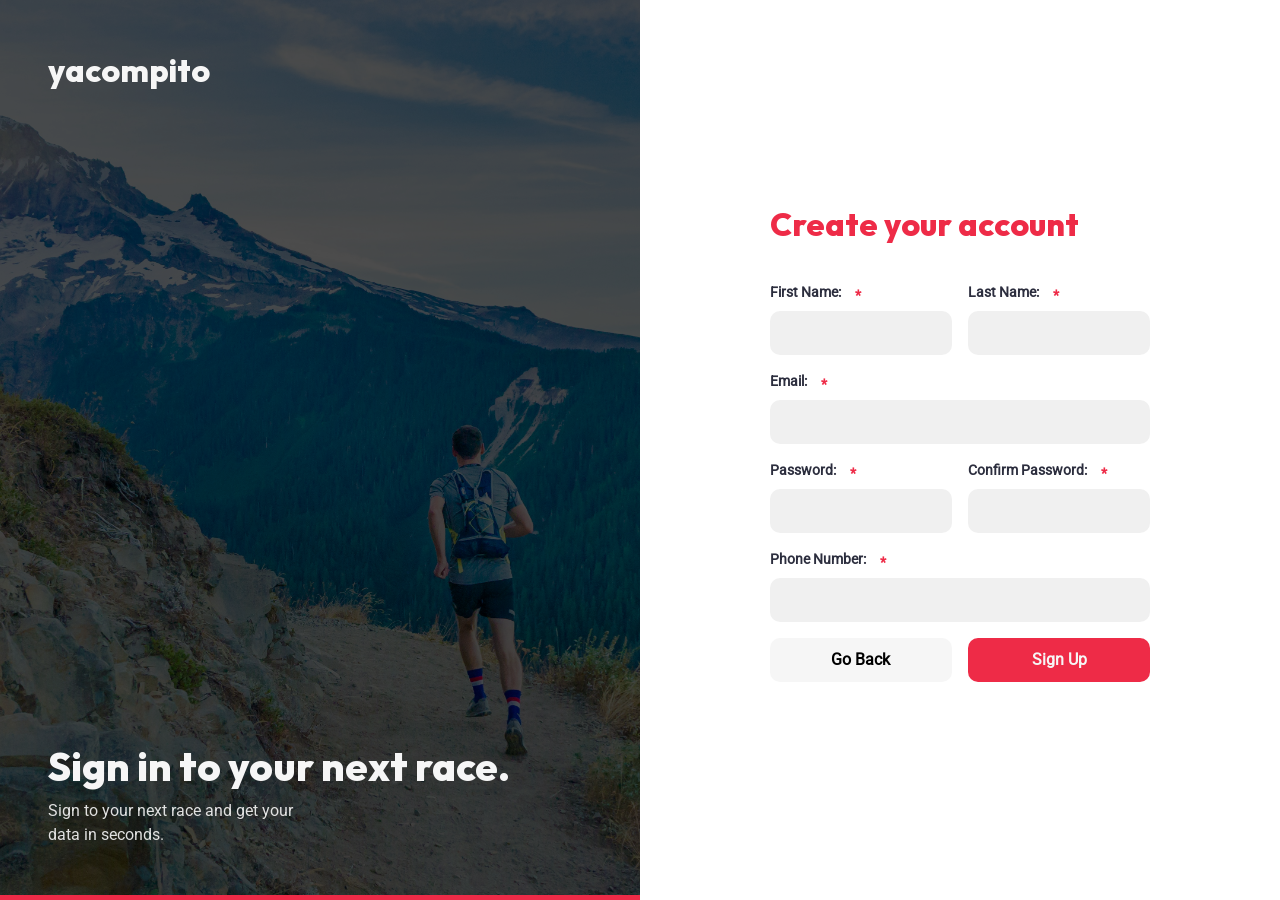
<file: index.html>
<!doctype html>
<html lang="en">
  <head>
    <meta charset="UTF-8" />
    <meta name="viewport" content="width=device-width, initial-scale=1.0" />
    <title>Yacompito | Sign Up</title>
    <link rel="stylesheet" href="./css/style.css" />
  </head>
  <body>
    <main>
      <div>
        <span class="logo">yacompito</span>
        <div>
          <h1>Sign in to your next race.</h1>
          <p>Sign to your next race and get your data in seconds.</p>
        </div>
      </div>
      <div>
        <div class="form-container">
          <h2>Create your account</h2>
          <form action="" method="post">
            <div class="form-row">
              <div>
                <label for="first-name" class="required">First Name:</label>
                <input type="text" name="first-name" id="first-name" required />
              </div>
              <div>
                <label for="last-name" class="required">Last Name:</label>
                <input type="text" name="last-name" id="last-name" required />
              </div>
            </div>
            <div class="form-row">
              <div>
                <label for="email" class="required">Email:</label>
                <input type="email" name="email" id="email" required />
              </div>
            </div>
            <div class="form-row">
              <div>
                <label for="password" class="required">Password:</label>
                <input type="password" name="password" id="password" required />
              </div>
              <div>
                <label for="confirm-password" class="required"
                  >Confirm Password:</label
                >
                <input
                  type="password"
                  name="confirm-password"
                  id="confirm-password"
                  required
                />
              </div>
            </div>
            <div class="form-row">
              <div>
                <label for="phone" class="required">Phone Number:</label>
                <input type="tel" name="phone" id="phone" required />
              </div>
            </div>
            <div class="form-row">
              <div>
                <button type="button">Go Back</button>
              </div>
              <div>
                <button type="submit">Sign Up</button>
              </div>
            </div>
          </form>
        </div>
      </div>
    </main>
  </body>
</html>
</file>
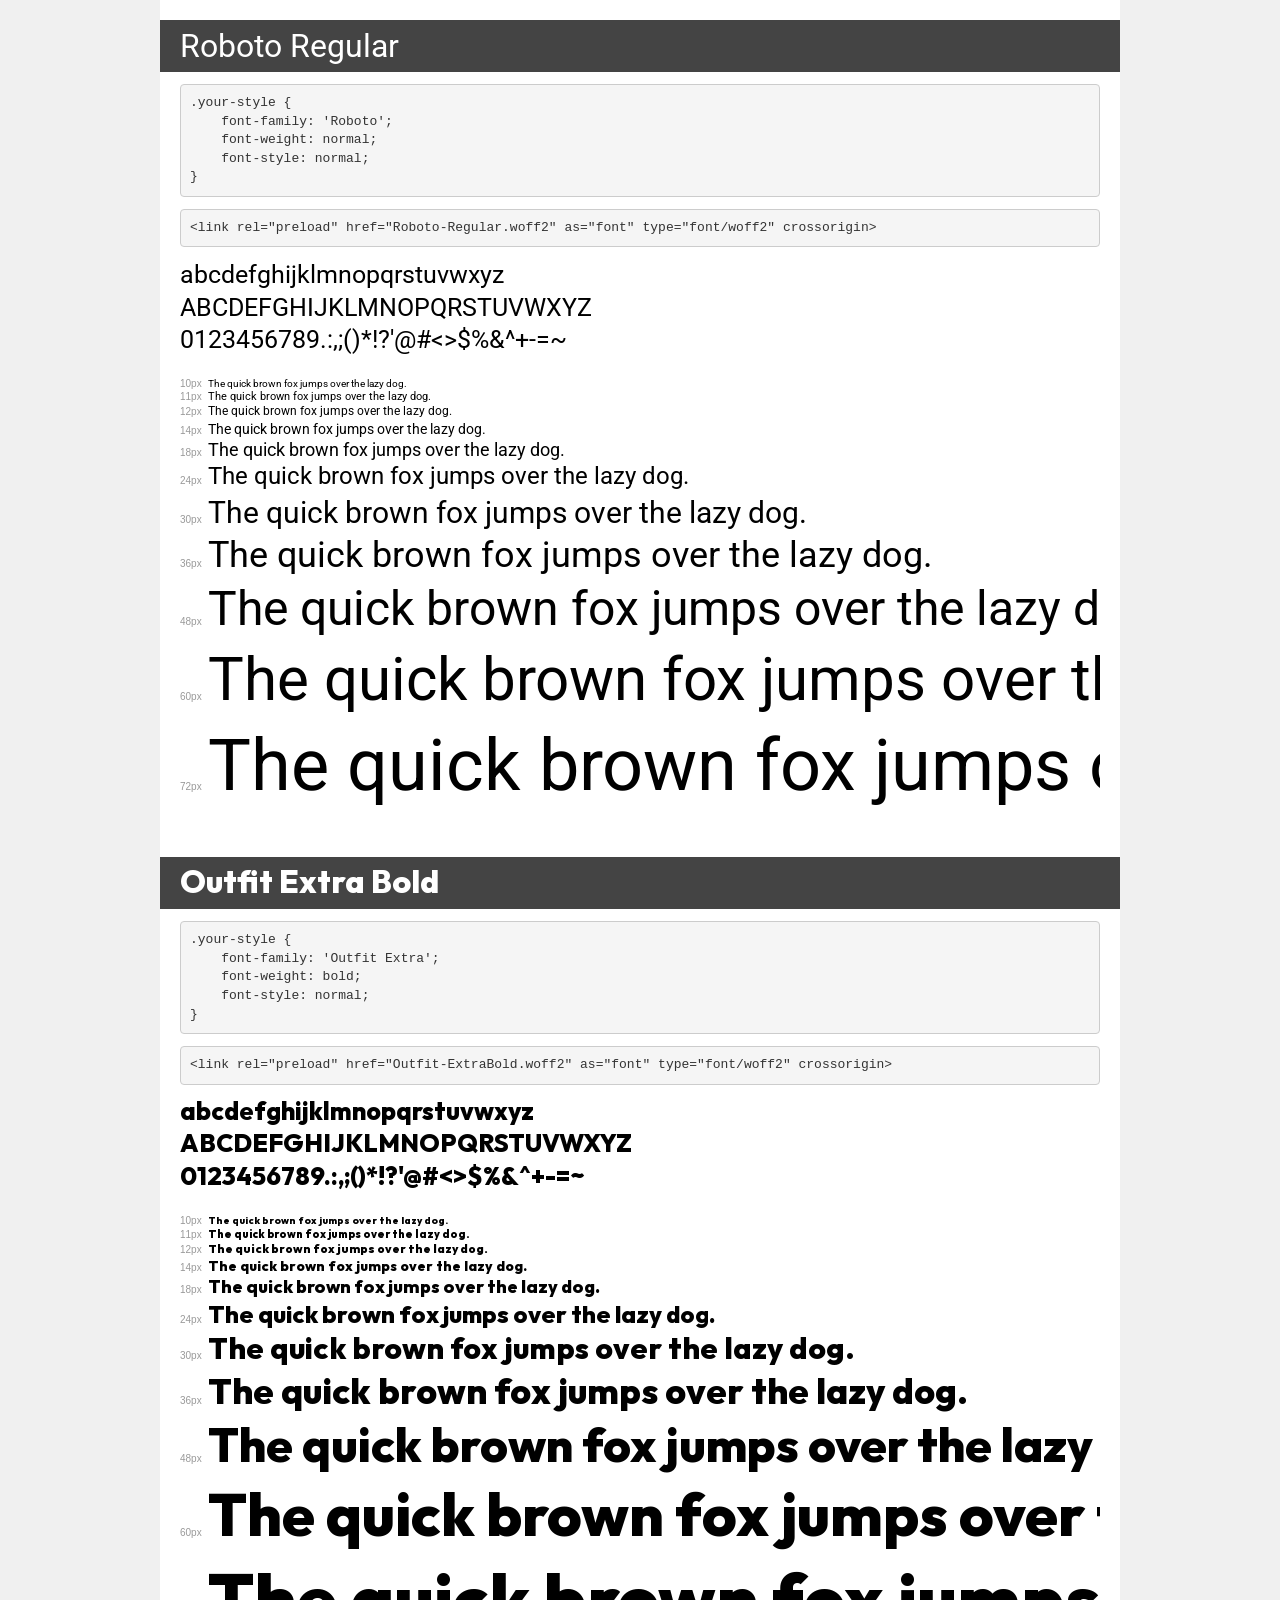
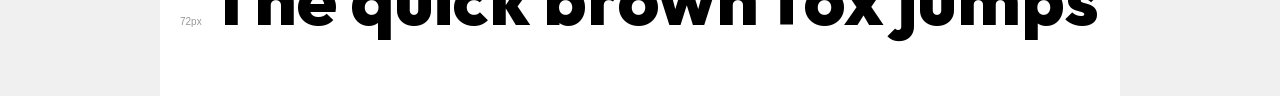
<file: fonts/demo.html>
<!DOCTYPE html>
<html lang="en">
<head>
    <meta charset="utf-8">
    <meta http-equiv="X-UA-Compatible" content="IE=edge">
    <meta name="viewport" content="width=device-width, initial-scale=1">
    <meta name="robots" content="noindex, noarchive">
    <meta name="format-detection" content="telephone=no">
    <title>Transfonter demo</title>
    <link href="stylesheet.css" rel="stylesheet">
    <style>
        /*
        http://meyerweb.com/eric/tools/css/reset/
        v2.0 | 20110126
        License: none (public domain)
        */
        html, body, div, span, applet, object, iframe,
        h1, h2, h3, h4, h5, h6, p, blockquote, pre,
        a, abbr, acronym, address, big, cite, code,
        del, dfn, em, img, ins, kbd, q, s, samp,
        small, strike, strong, sub, sup, tt, var,
        b, u, i, center,
        dl, dt, dd, ol, ul, li,
        fieldset, form, label, legend,
        table, caption, tbody, tfoot, thead, tr, th, td,
        article, aside, canvas, details, embed,
        figure, figcaption, footer, header, hgroup,
        menu, nav, output, ruby, section, summary,
        time, mark, audio, video {
            margin: 0;
            padding: 0;
            border: 0;
            font-size: 100%;
            font: inherit;
            vertical-align: baseline;
        }
        /* HTML5 display-role reset for older browsers */
        article, aside, details, figcaption, figure,
        footer, header, hgroup, menu, nav, section {
            display: block;
        }
        body {
            line-height: 1;
        }
        ol, ul {
            list-style: none;
        }
        blockquote, q {
            quotes: none;
        }
        blockquote:before, blockquote:after,
        q:before, q:after {
            content: '';
            content: none;
        }
        table {
            border-collapse: collapse;
            border-spacing: 0;
        }
        /* demo styles */
        body {
            background: #f0f0f0;
            color: #000;
        }
        .page {
            background: #fff;
            width: 920px;
            margin: 0 auto;
            padding: 20px 20px 0 20px;
            overflow: hidden;
        }
        .font-container {
            overflow-x: auto;
            overflow-y: hidden;
            margin-bottom: 40px;
            line-height: 1.3;
            white-space: nowrap;
            padding-bottom: 5px;
        }
        h1 {
            position: relative;
            background: #444;
            font-size: 32px;
            color: #fff;
            padding: 10px 20px;
            margin: 0 -20px 12px -20px;
        }
        .letters {
            font-size: 25px;
            margin-bottom: 20px;
        }
        .s10:before {
            content: '10px';
        }
        .s11:before {
            content: '11px';
        }
        .s12:before {
            content: '12px';
        }
        .s14:before {
            content: '14px';
        }
        .s18:before {
            content: '18px';
        }
        .s24:before {
            content: '24px';
        }
        .s30:before {
            content: '30px';
        }
        .s36:before {
            content: '36px';
        }
        .s48:before {
            content: '48px';
        }
        .s60:before {
            content: '60px';
        }
        .s72:before {
            content: '72px';
        }
        .s10:before, .s11:before, .s12:before, .s14:before,
        .s18:before, .s24:before, .s30:before, .s36:before,
        .s48:before, .s60:before, .s72:before {
            font-family: Arial, sans-serif;
            font-size: 10px;
            font-weight: normal;
            font-style: normal;
            color: #999;
            padding-right: 6px;
        }
        pre {
            display: block;
            padding: 9px;
            margin: 0 0 12px;
            font-family: Monaco, Menlo, Consolas, "Courier New", monospace;
            font-size: 13px;
            line-height: 1.428571429;
            color: #333;
            font-weight: normal;
            font-style: normal;
            background-color: #f5f5f5;
            border: 1px solid #ccc;
            overflow-x: auto;
            border-radius: 4px;
        }
        /* responsive */
        @media (max-width: 959px) {
            .page {
                width: auto;
                margin: 0;
            }
        }
    </style>
</head>
<body>
<div class="page">
    <div class="demo">
        <h1 style="font-family: 'Roboto'; font-weight: normal; font-style: normal;">Roboto Regular</h1>
        <pre title="Usage">.your-style {
    font-family: 'Roboto';
    font-weight: normal;
    font-style: normal;
}</pre>
        <pre title="Preload (optional)">
&lt;link rel=&quot;preload&quot; href=&quot;Roboto-Regular.woff2&quot; as=&quot;font&quot; type=&quot;font/woff2&quot; crossorigin&gt;</pre>
        <div class="font-container" style="font-family: 'Roboto'; font-weight: normal; font-style: normal;">
            <p class="letters">
                abcdefghijklmnopqrstuvwxyz<br>
ABCDEFGHIJKLMNOPQRSTUVWXYZ<br>
                0123456789.:,;()*!?'@#&lt;&gt;$%&^+-=~
            </p>
            <p class="s10" style="font-size: 10px;">The quick brown fox jumps over the lazy dog.</p>
            <p class="s11" style="font-size: 11px;">The quick brown fox jumps over the lazy dog.</p>
            <p class="s12" style="font-size: 12px;">The quick brown fox jumps over the lazy dog.</p>
            <p class="s14" style="font-size: 14px;">The quick brown fox jumps over the lazy dog.</p>
            <p class="s18" style="font-size: 18px;">The quick brown fox jumps over the lazy dog.</p>
            <p class="s24" style="font-size: 24px;">The quick brown fox jumps over the lazy dog.</p>
            <p class="s30" style="font-size: 30px;">The quick brown fox jumps over the lazy dog.</p>
            <p class="s36" style="font-size: 36px;">The quick brown fox jumps over the lazy dog.</p>
            <p class="s48" style="font-size: 48px;">The quick brown fox jumps over the lazy dog.</p>
            <p class="s60" style="font-size: 60px;">The quick brown fox jumps over the lazy dog.</p>
            <p class="s72" style="font-size: 72px;">The quick brown fox jumps over the lazy dog.</p>
        </div>
    </div>

    <div class="demo">
        <h1 style="font-family: 'Outfit Extra'; font-weight: bold; font-style: normal;">Outfit Extra Bold</h1>
        <pre title="Usage">.your-style {
    font-family: 'Outfit Extra';
    font-weight: bold;
    font-style: normal;
}</pre>
        <pre title="Preload (optional)">
&lt;link rel=&quot;preload&quot; href=&quot;Outfit-ExtraBold.woff2&quot; as=&quot;font&quot; type=&quot;font/woff2&quot; crossorigin&gt;</pre>
        <div class="font-container" style="font-family: 'Outfit Extra'; font-weight: bold; font-style: normal;">
            <p class="letters">
                abcdefghijklmnopqrstuvwxyz<br>
ABCDEFGHIJKLMNOPQRSTUVWXYZ<br>
                0123456789.:,;()*!?'@#&lt;&gt;$%&^+-=~
            </p>
            <p class="s10" style="font-size: 10px;">The quick brown fox jumps over the lazy dog.</p>
            <p class="s11" style="font-size: 11px;">The quick brown fox jumps over the lazy dog.</p>
            <p class="s12" style="font-size: 12px;">The quick brown fox jumps over the lazy dog.</p>
            <p class="s14" style="font-size: 14px;">The quick brown fox jumps over the lazy dog.</p>
            <p class="s18" style="font-size: 18px;">The quick brown fox jumps over the lazy dog.</p>
            <p class="s24" style="font-size: 24px;">The quick brown fox jumps over the lazy dog.</p>
            <p class="s30" style="font-size: 30px;">The quick brown fox jumps over the lazy dog.</p>
            <p class="s36" style="font-size: 36px;">The quick brown fox jumps over the lazy dog.</p>
            <p class="s48" style="font-size: 48px;">The quick brown fox jumps over the lazy dog.</p>
            <p class="s60" style="font-size: 60px;">The quick brown fox jumps over the lazy dog.</p>
            <p class="s72" style="font-size: 72px;">The quick brown fox jumps over the lazy dog.</p>
        </div>
    </div>

</div>
</body>
</html>
</file>
<file: css/style.css>
@font-face {
  font-family: "Roboto";
  src:
    url("../fonts/Roboto-Regular.woff2") format("woff2"),
    url("../fonts/Roboto-Regular.woff") format("woff");
  font-weight: normal;
  font-style: normal;
  font-display: swap;
}

@font-face {
  font-family: "Outfit";
  src:
    url("../fonts/Outfit-ExtraBold.woff2") format("woff2"),
    url("../fonts/Outfit-ExtraBold.woff") format("woff");
  font-weight: bold;
  font-style: normal;
  font-display: swap;
}

/* 1. Use a more-intuitive box-sizing model */
*,
*::before,
*::after {
  box-sizing: border-box;
}

/* 2. Remove default margin */
*:not(dialog) {
  margin: 0;
}

/* 3. Enable keyword animations */
@media (prefers-reduced-motion: no-preference) {
  html {
    interpolate-size: allow-keywords;
  }
}

body {
  /* 4. Increase line-height */
  line-height: 1.5;
  /* 5. Improve text rendering */
  -webkit-font-smoothing: antialiased;
}

/* 6. Improve media defaults */
img,
picture,
video,
canvas,
svg {
  display: block;
  max-width: 100%;
}

/* 7. Inherit fonts for form controls */
input,
button,
textarea,
select {
  font: inherit;
}

/* 8. Avoid text overflows */
p,
h1,
h2,
h3,
h4,
h5,
h6 {
  overflow-wrap: break-word;
}

/* 9. Improve line wrapping */
p {
  text-wrap: pretty;
}
h1,
h2,
h3,
h4,
h5,
h6 {
  text-wrap: balance;
}

/*
  10. Create a root stacking context
*/
#root,
#__next {
  isolation: isolate;
}

/* Site styles */

:root {
  --primary-font: "Outfit", sans-serif;
  --secondary-font: "Roboto", sans-serif;

  --primary-color: #f6f6f6;
  --secondary-color: #2c2e3e;
  --accent-color: #ee2b47;

  --text-color: var(--secondary-color);
  --header-color: var(--accent-color);
}

body {
  color: var(--text-color);
  font-family: var(--secondary-font);
}

h1,
h2,
h3,
h4,
h5,
h6 {
  font-family: var(--primary-font);
  color: var(--accent-color);
}

h1 {
  font-size: 2.5rem;
}

h2 {
  font-size: 2rem;
}

main {
  display: flex;
  height: 100vh;
}
main > div:first-child {
  background-image: url("../images/runner-background.jpg");
  background-size: cover;
  background-repeat: no-repeat;
  background-position: center;
  border-bottom: 5px solid var(--accent-color);
  display: flex;
  flex-direction: column;
  justify-content: space-between;
  color: var(--primary-color);
  background-color: rgba(0, 0, 0, 0.7);
  background-blend-mode: darken;
}

main > div:first-child h1 {
  color: var(--primary-color);
}

main > div:first-child p {
  max-width: 50%;
  opacity: 0.9;
}

main > div {
  flex: 1;
  padding: 3em;
}

.logo {
  font-size: 2rem;
  font-family: var(--primary-font);
}

/* form container */
main > div:last-child {
  display: flex;
  align-items: center;
  justify-content: center;
}

.form-container {
  width: 70%;
  display: flex;
  flex-direction: column;
  gap: 2em;
}

.form-row {
  display: flex;
  gap: 1em;
  margin-bottom: 1em;
}

.form-row > div {
  display: flex;
  flex-direction: column;
  flex: 1;
  width: calc(50% - 1em);
  justify-content: end;
}

/* input elements */
input {
  --_background-color: #9a9a9a27;
  border-radius: 10px;
  padding: 10px;
  border: none;
  background-color: var(--_background-color);
  width: 100%;
}

input:focus {
  outline: 2px solid var(--accent-color);
}

input:user-valid {
  outline: 2px solid green;
}
input:user-invalid {
  outline: 2px solid var(--accent-color);
}

.required::after {
  content: "*";
  font-weight: bold;
  color: var(--accent-color);
  margin-left: 1em;
  position: relative;
  top: 3px;
}

label {
  font-weight: bold;
  font-size: 0.9rem;
  margin-bottom: 0.5em;
}

button {
  border-radius: 10px;
  padding: 10px;
  font-weight: bold;
  cursor: pointer;
  background-color: var(--primary-color);
  border: none;
  transition: 0.3s;
  outline: none;
}

button:hover {
  outline: 2px solid var(--secondary-color);
}

button[type="submit"] {
  background-color: var(--accent-color);
  color: var(--primary-color);
  border: none;
}

button[type="submit"]:hover {
  background-color: var(--primary-color);
  outline: 2px solid var(--accent-color);
  color: var(--accent-color);
}

@media (max-width: 800px) {
  main > div:first-child {
    display: none;
  }
}

@media (max-width: 600px) {
  .form-container {
    width: 100%;
  }
  main > div:last-child {
    padding: 2em;
  }
}
</file>
<file: fonts/stylesheet.css>
@font-face {
    font-family: 'Roboto';
    src: url('Roboto-Regular.woff2') format('woff2'),
        url('Roboto-Regular.woff') format('woff');
    font-weight: normal;
    font-style: normal;
    font-display: swap;
}

@font-face {
    font-family: 'Outfit Extra';
    src: url('Outfit-ExtraBold.woff2') format('woff2'),
        url('Outfit-ExtraBold.woff') format('woff');
    font-weight: bold;
    font-style: normal;
    font-display: swap;
}
</file>
